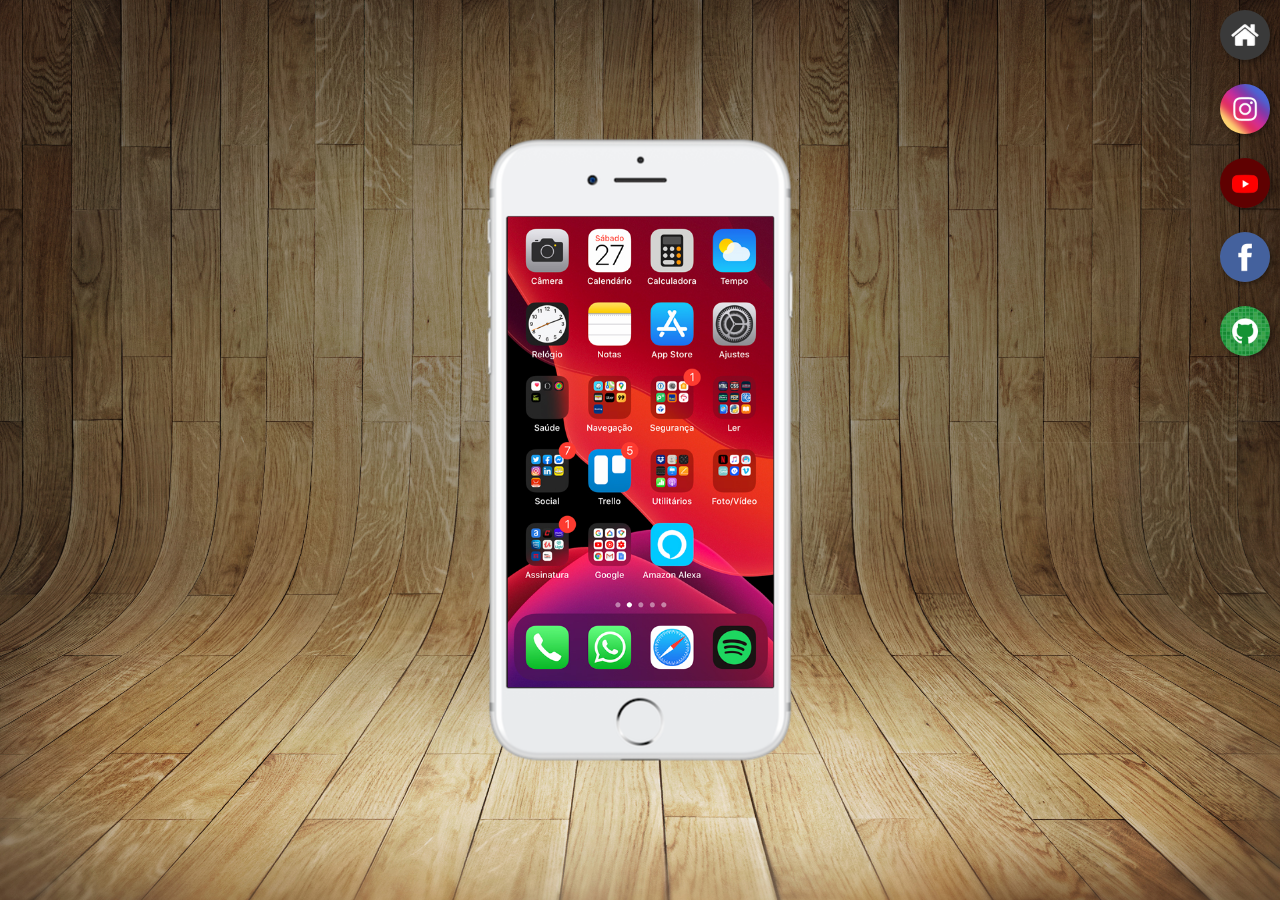
<file: index.html>
<!DOCTYPE html>
<html lang="pt-BR">
<head>
    <meta charset="UTF-8">
    <meta name="viewport" content="width=device-width, initial-scale=1.0">
    <title>Redes Sociais</title>
    <link rel="shortcut icon" href="favicon.ico" type="image/x-icon">
    <link rel="stylesheet" href="estilos/style.css">

</head>
<body>
    <main>
        <section id="telefone">
            <iframe src="home.html" name="tela" id="tela" frameborder="0"></iframe>
        </section>
        <section id="redes-sociais">            
            <a href="home.html" target="tela"><img src="imagens/logo-home.jpg" alt="Tela principal - Home"></a><br>
            <a href="instagram.html" target="tela"><img src="imagens/logo-instagram.jpg" alt="Site do Instagram"></a><br>
            <a href="https://www.youtube.com" target="tela"><img src="imagens/logo-youtube.jpg" alt="Site do youtube"></a><br>
            <a href="https://www.facebook.com" target="tela"><img src="imagens/logo-facebook.jpg" alt="Site Facebook"></a><br>            
            <a href="https://github.com" target="tela"><img src="imagens/logo-github.jpg" alt="Site Github"></a>
        </section>
    </main>
</body>
</html>
</file>
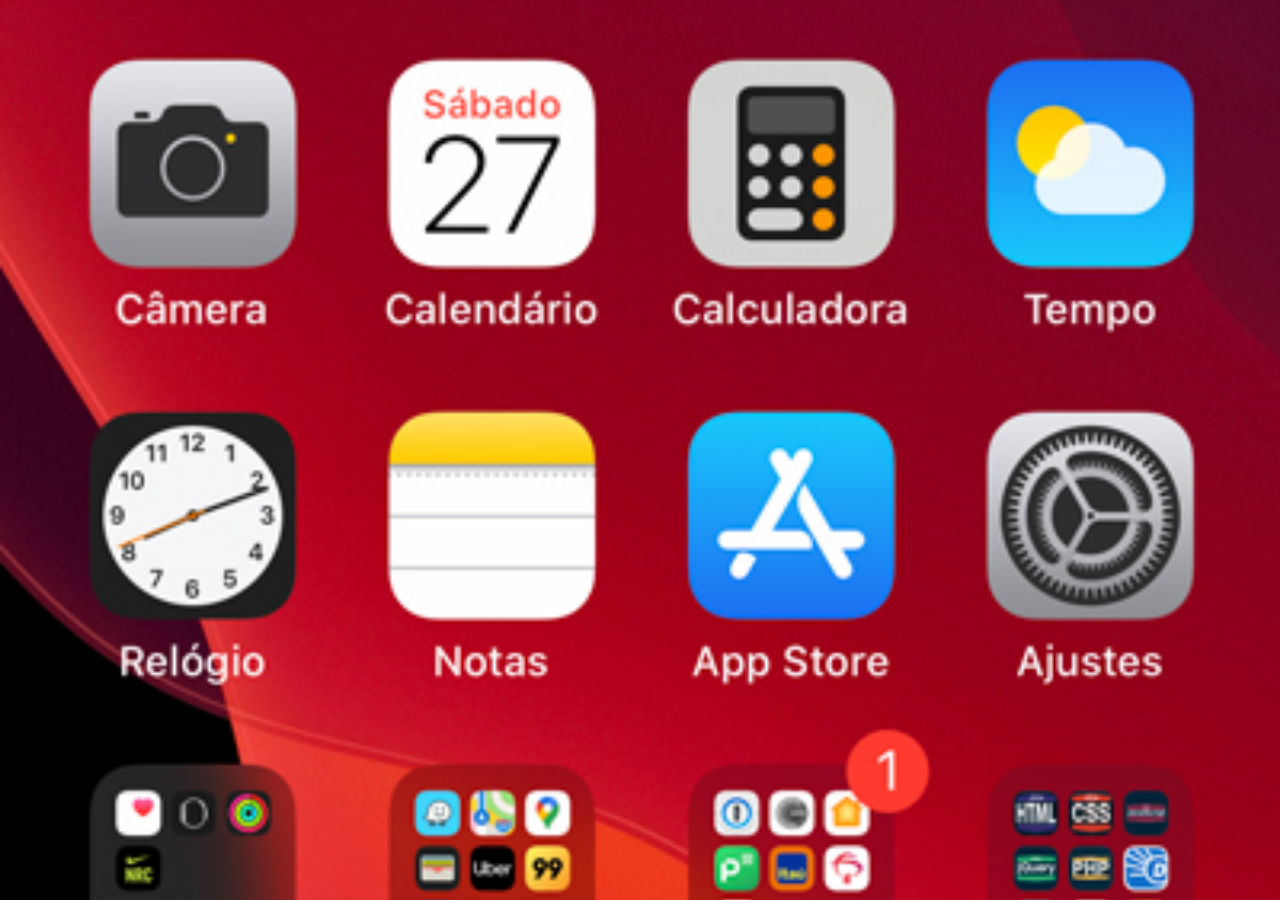
<file: home.html>
<!DOCTYPE html>
<html lang="pt-BR">
<head>
    <meta charset="UTF-8">
    <meta name="viewport" content="width=device-width, initial-scale=1.0">
    <title>Home</title>
    <style>
        * {
            margin: 0px;
            padding: 0px;
        }
        body {
            width: 100vw;
            height: 100vh;
            background-color: black;
            background-image: url('imagens/tela-home.jpg');
            background-repeat: no-repeat;
            background-position: top center;
            background-size: cover;
        }
    </style>
</head>
<body>
    
</body>
</html>
</file>
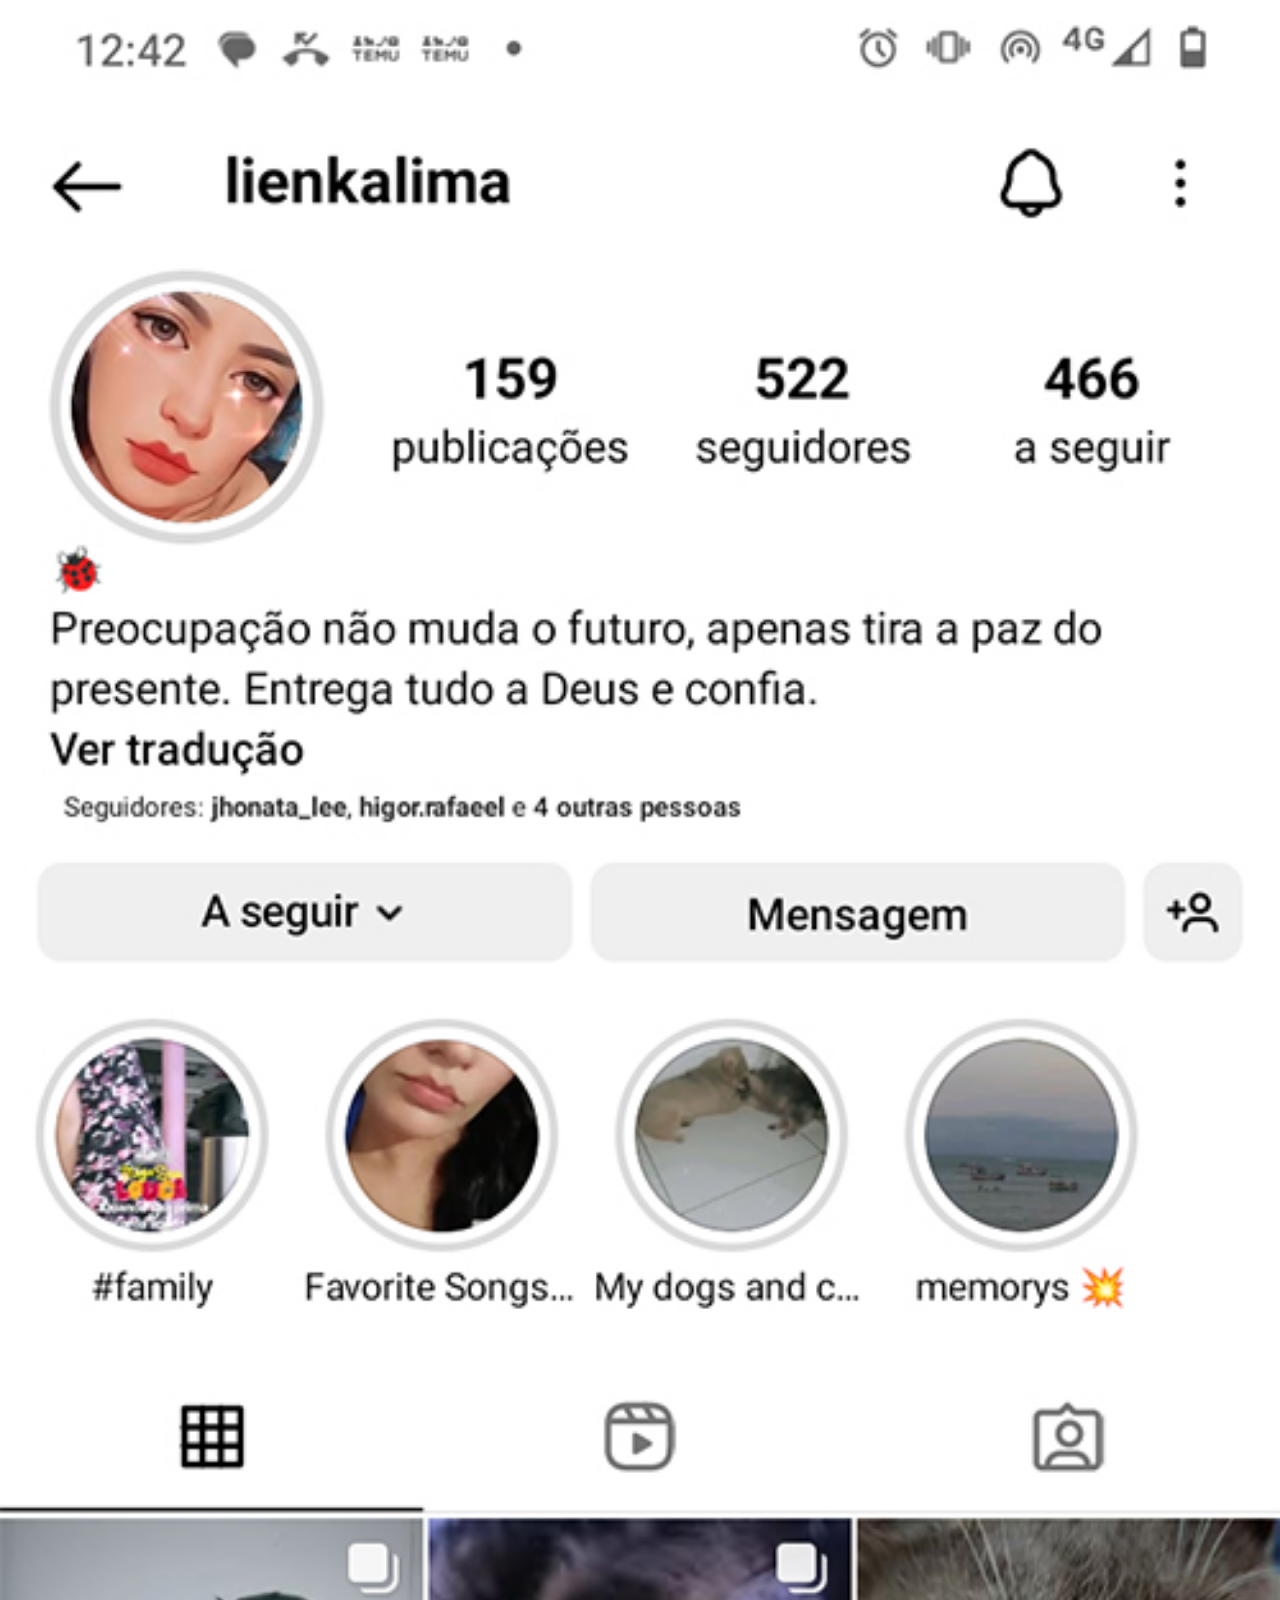
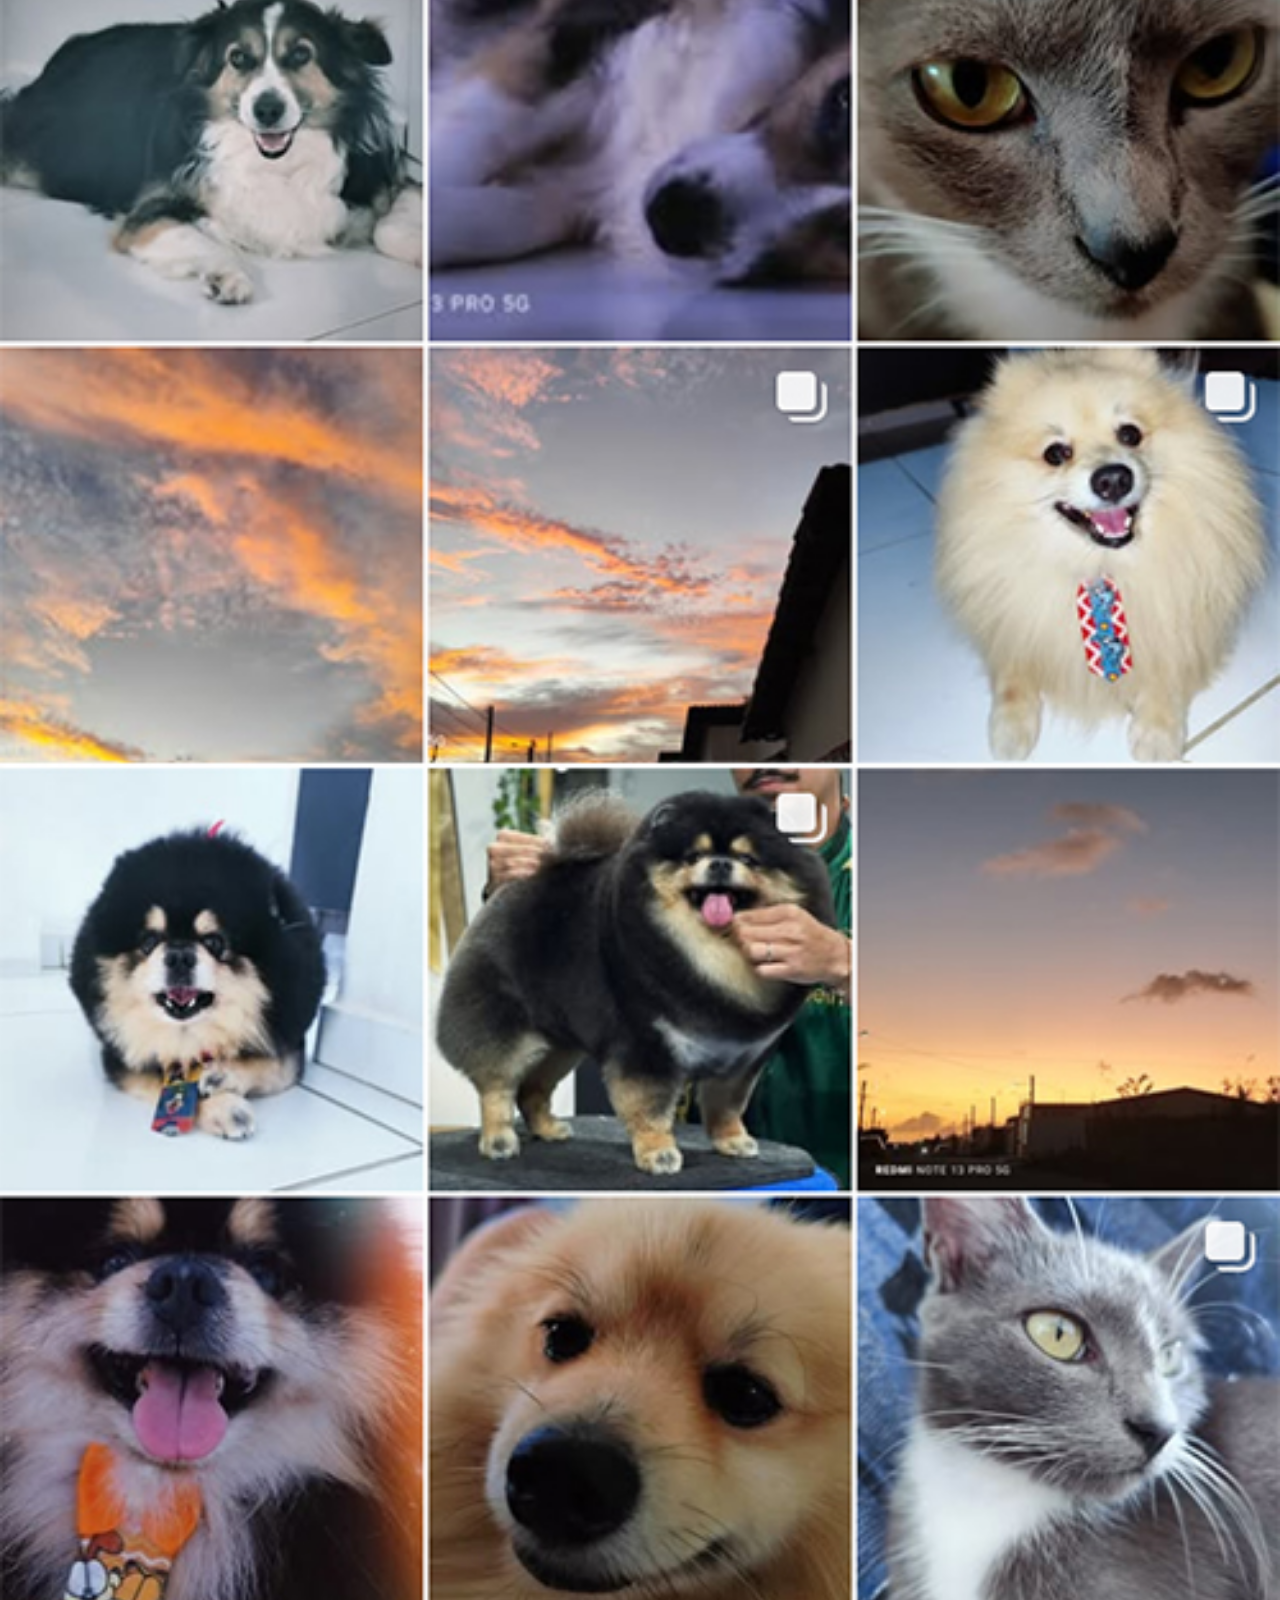
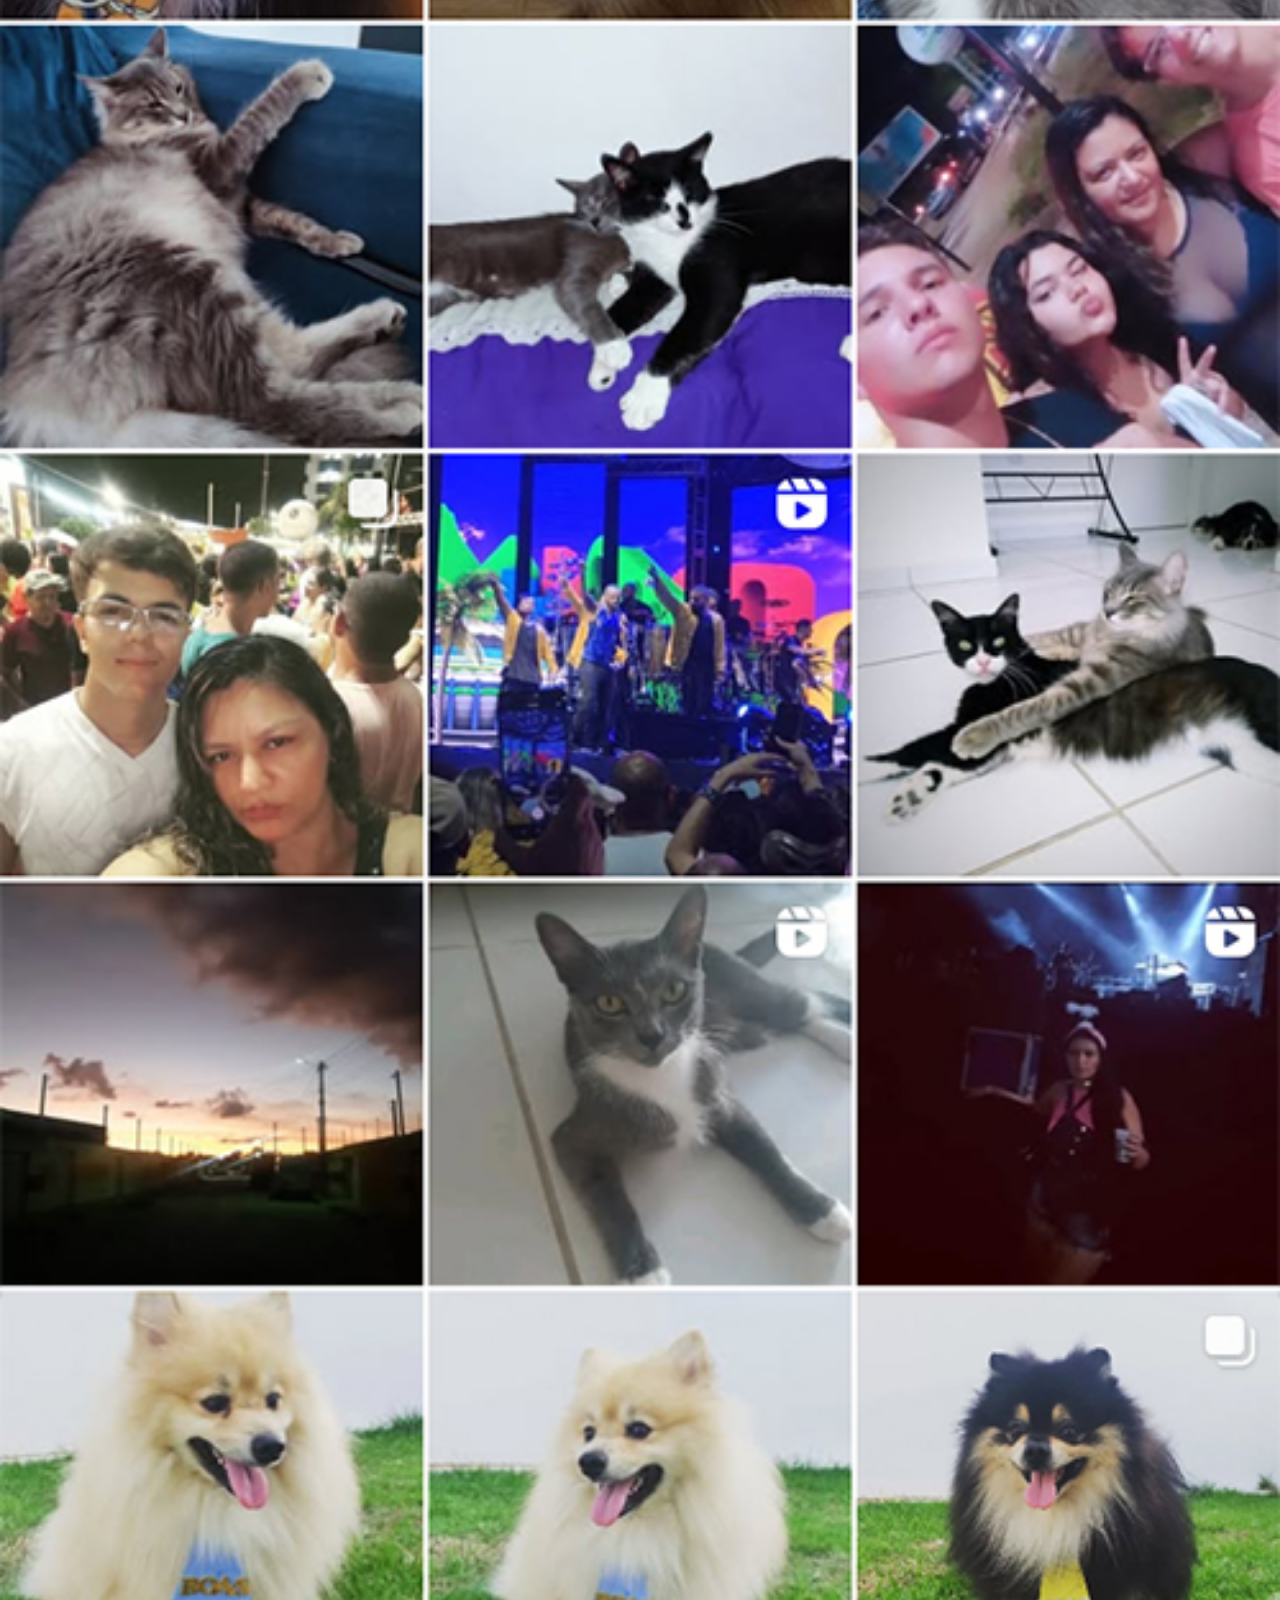
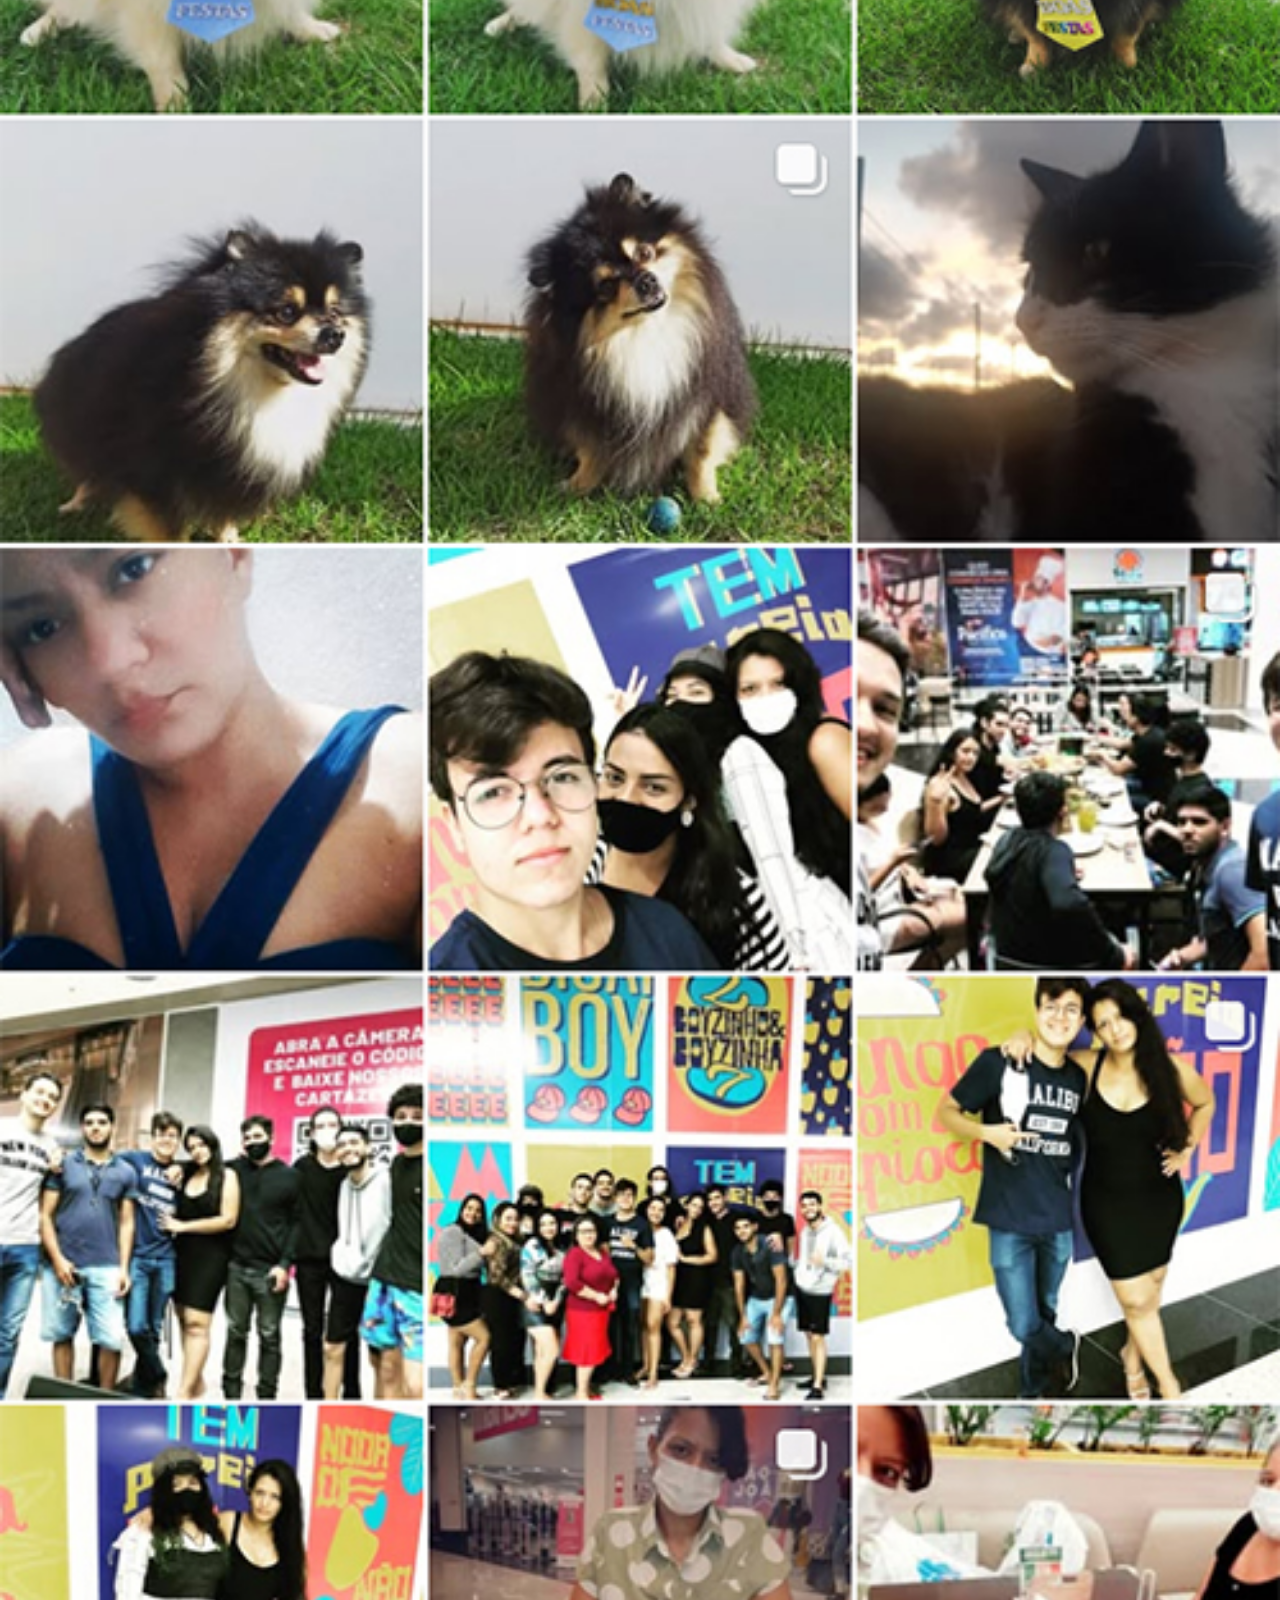
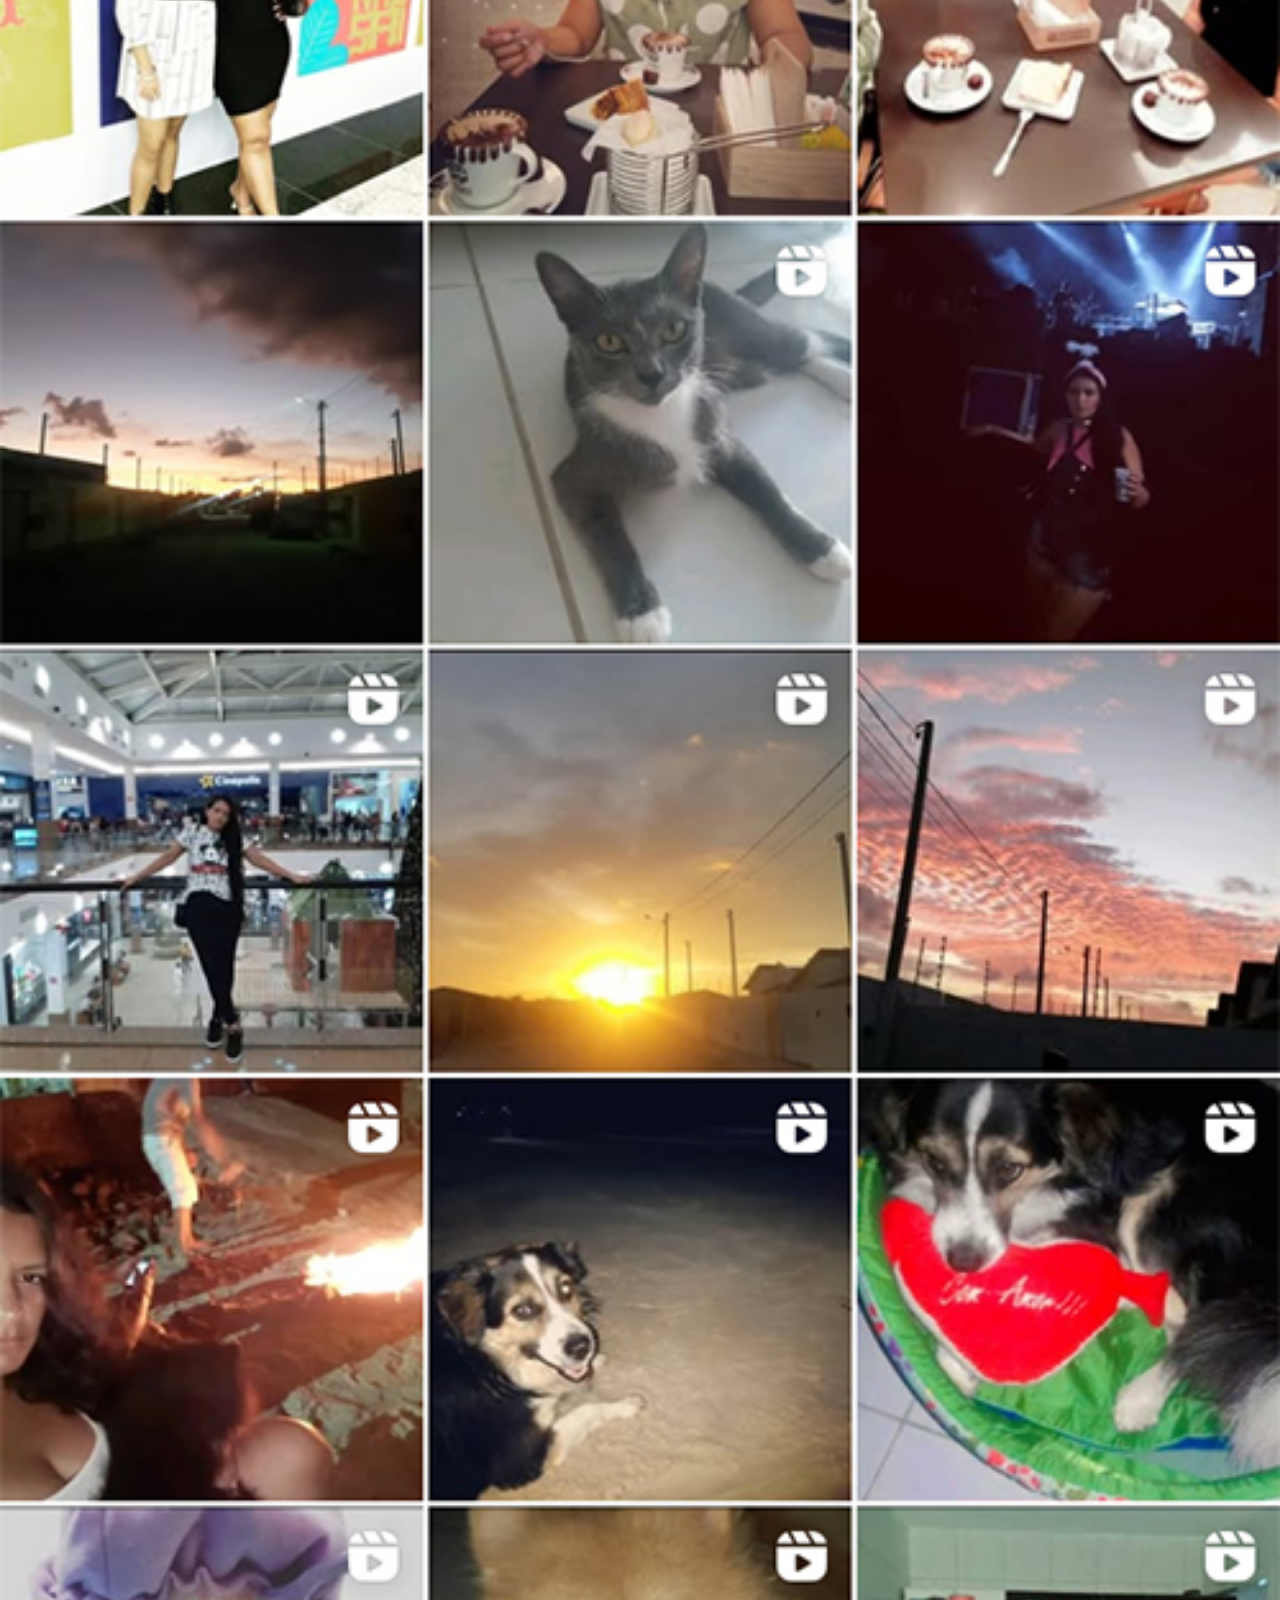
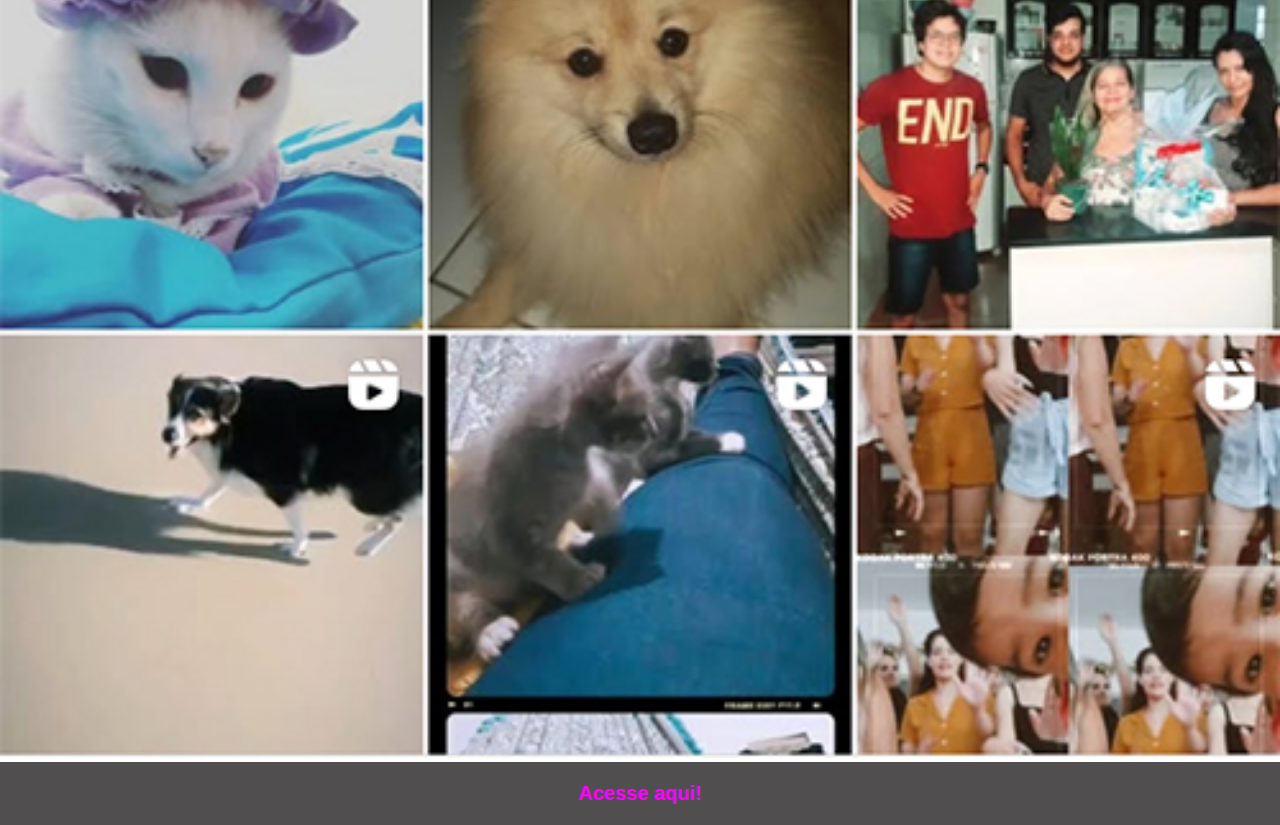
<file: instagram.html>
<!DOCTYPE html>
<html lang="pt-BR">
<head>
    <meta charset="UTF-8">
    <meta name="viewport" content="width=device-width, initial-scale=1.0">
    <title>Instagram</title>
    <style>
        * {
            margin: 0px;
            padding: 0px;
            font-family: Arial, Helvetica, sans-serif;
        }

        ::-webkit-scrollbar {
            width: 0px;
            height: 0px;
        }

        img {
            width: 100vw;
        }

        a {
            display: block;
            background-color: rgb(81, 78, 80);
            color:fuchsia;
            font-weight: bolder;
            font-size: 20px;
            padding: 20px;
            text-align: center;
            text-decoration: none;
        }
    </style>
</head>
<body>
    <img src="imagens/tela-instagram1.jpg" alt="Imagem Instagram">
    <a href="https://www.instagram.com/lienkalima/?igsh=OXU2b3Jlamhlcjc0#" target="_blank">Acesse aqui!</a>
</body>
</html>
</file>
<file: estilos/style.css>
@charset "UTF-8";
* {
    margin: 0;
    padding: 0;
    font-family: Arial, Helvetica, sans-serif;
}

html, body {
    background-color: lightgray;
    height: 100vh;
    width: 100vw;
}

body {
    background-image: url('../imagens/fundo-madeira.jpg');
    background-repeat: no-repeat;
    background-position: top center;
    background-size: cover;
    background-attachment: fixed;
}

main {
    position: relative;    
    height: 100vh;
}

section#telefone {
    position: absolute;   
    height: 627px;
    width: 311px;
    top: 50%;
    left: 50%;
    transform: translate(-50%, -50%);

    background-image: url('../imagens/frame-iphone.png');
    background-repeat: no-repeat;
}

iframe#tela {
    position: relative;
    top: 80px;
    left: 23px;
    width: 266px;
    height: 471px;
}

section#redes-sociais img {   
    width: 50px;
    margin: 10px;
    border-radius: 50%;
    box-shadow: 2px 2px 5px rgba(0, 0, 0, 0.400);
    box-sizing: border-box;
}
section#redes-sociais img:hover {
    border: 2px solid white;
    box-shadow: 0px 0px 10px white;
    transform: translate(-3px, -3px);
    transition: transform 0.3;
    
}
section#redes-sociais {
    text-align: right; 
}
</file>
